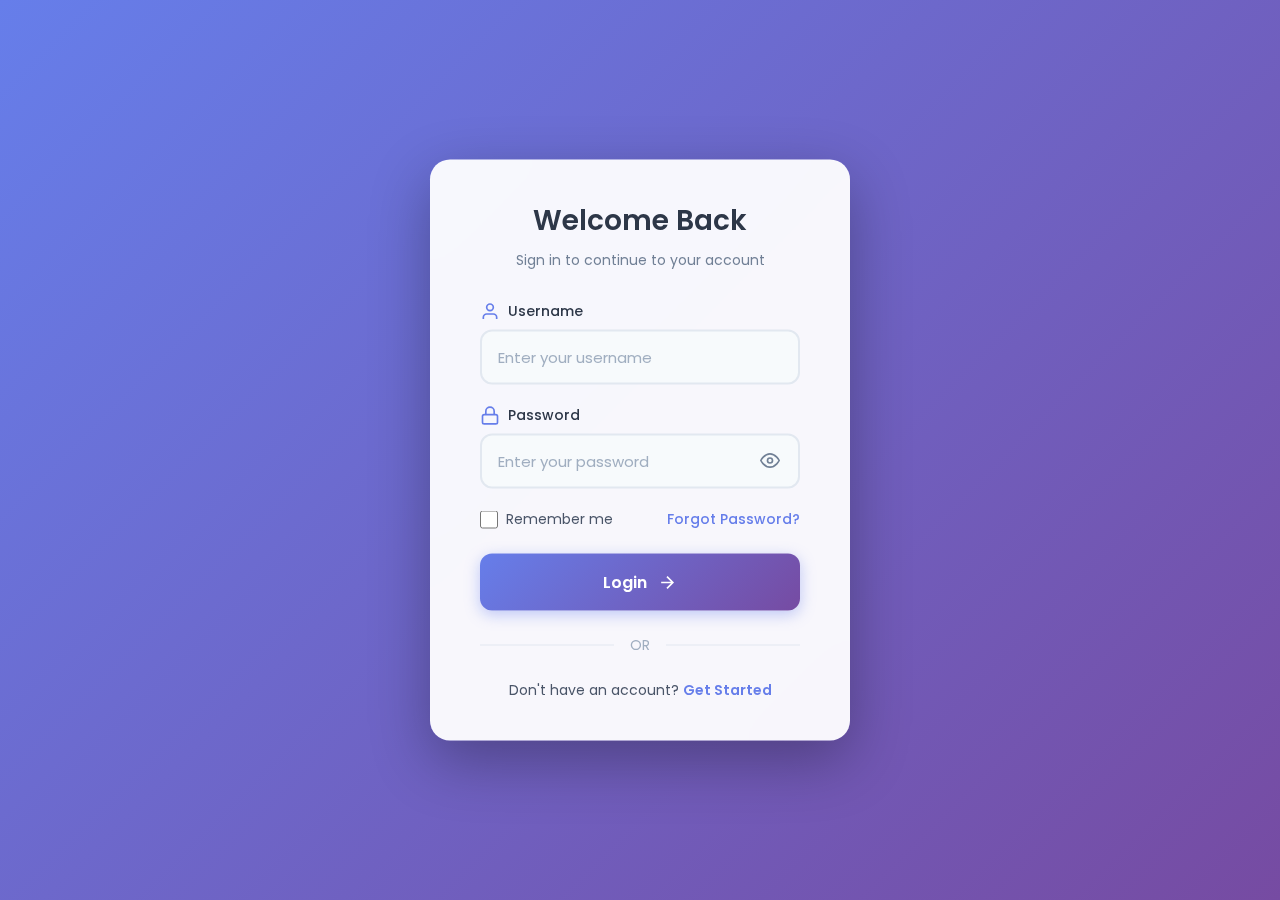
<file: index.html>
<!DOCTYPE html>
<html lang="en">
<head>
  <meta charset="UTF-8">
  <meta name="viewport" content="width=device-width, initial-scale=1.0">
  <title>Login Page</title>
  <link rel="preconnect" href="https://fonts.googleapis.com">
  <link rel="preconnect" href="https://fonts.gstatic.com" crossorigin>
  <link href="https://fonts.googleapis.com/css2?family=Poppins:wght@300;400;500;600;700&display=swap" rel="stylesheet">
  <link rel="stylesheet" href="style.css">
</head>
<body>
  <div class="background-overlay"></div>
  <div class="login-container">
    <div class="login-header">
      <h2>Welcome Back</h2>
      <p>Sign in to continue to your account</p>
    </div>
    <form id="login-form" action="#" method="post">
      <div class="input-group">
        <label for="username">
          <svg width="20" height="20" viewBox="0 0 24 24" fill="none" stroke="currentColor" stroke-width="2">
            <path d="M20 21v-2a4 4 0 0 0-4-4H8a4 4 0 0 0-4 4v2"></path>
            <circle cx="12" cy="7" r="4"></circle>
          </svg>
          Username
        </label>
        <input type="text" id="username" name="username" placeholder="Enter your username" required>
      </div>

      <div class="input-group">
        <label for="password">
          <svg width="20" height="20" viewBox="0 0 24 24" fill="none" stroke="currentColor" stroke-width="2">
            <rect x="3" y="11" width="18" height="11" rx="2" ry="2"></rect>
            <path d="M7 11V7a5 5 0 0 1 10 0v4"></path>
          </svg>
          Password
        </label>
        <input type="password" id="password" name="password" placeholder="Enter your password" required>
        <button type="button" class="toggle-password" id="toggle-password">
          <svg width="20" height="20" viewBox="0 0 24 24" fill="none" stroke="currentColor" stroke-width="2">
            <path d="M1 12s4-8 11-8 11 8 11 8-4 8-11 8-11-8-11-8z"></path>
            <circle cx="12" cy="12" r="3"></circle>
          </svg>
        </button>
      </div>

      <div class="form-options">
        <label class="remember-me">
          <input type="checkbox" id="remember-me">
          <span>Remember me</span>
        </label>
        <a href="#" class="forgot-password">Forgot Password?</a>
      </div>

      <button type="submit" class="submit-btn">
        <span>Login</span>
        <svg width="20" height="20" viewBox="0 0 24 24" fill="none" stroke="currentColor" stroke-width="2">
          <path d="M5 12h14M12 5l7 7-7 7"></path>
        </svg>
      </button>

      <div class="divider">
        <span>OR</span>
      </div>

      <p class="register-text">
        Don't have an account? <a href="tryindex.html">Get Started</a>
      </p>
    </form>
  </div>
  <script>
    // Toggle password visibility
    const togglePassword = document.getElementById('toggle-password');
    const passwordInput = document.getElementById('password');
    
    togglePassword.addEventListener('click', () => {
      const type = passwordInput.getAttribute('type') === 'password' ? 'text' : 'password';
      passwordInput.setAttribute('type', type);
      togglePassword.classList.toggle('active');
    });

    // Form submission
    document.getElementById('login-form').addEventListener('submit', (e) => {
      e.preventDefault();
      const username = document.getElementById('username').value;
      const password = document.getElementById('password').value;
      
      if (username && password) {
        // Simulate login success - redirect to expense tracker
        window.location.href = 'tryindex.html';
      }
    });
  </script>
</body>
</html>
</file>
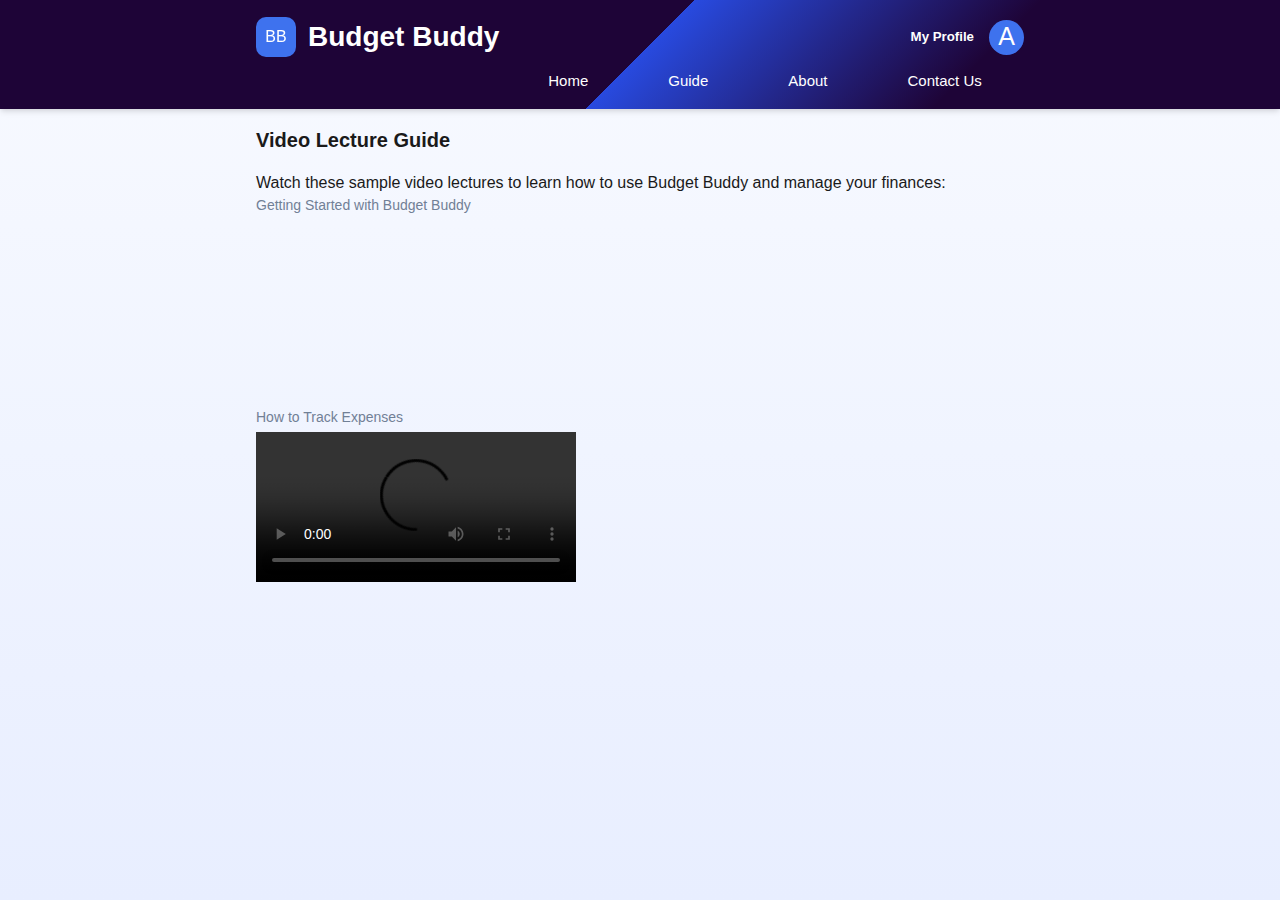
<file: guide.html>
<!DOCTYPE html>
<html lang="en">
<head>
  <meta charset="UTF-8" />
  <meta name="viewport" content="width=device-width, initial-scale=1.0" />
  <title>Guide - Budget Buddy</title>
  <link rel="stylesheet" href="trystyle.css" />
</head>
<body>
  <nav class="header">
    <div class="container">
      <div class="header-left">
        <div class="logo">BB</div>
        <h1>Budget Buddy</h1>
          <div class="prof">
            <h5>My Profile</h5>
            <div class="myprof">A</div>
          </div>
      </div>
      <div class="nav-links">
        <a href="home.html">Home</a>
        <a href="guide.html">Guide</a>
        <a href="home.html">About</a>
        <a href="contact.html">Contact Us</a>
      </div>
    </div>
  </nav>
  <main class="container">
    <h2>Video Lecture Guide</h2>
    <p>Watch these sample video lectures to learn how to use Budget Buddy and manage your finances:</p>
    <div class="video-samples">
      <div class="video-card">
        <h3>Getting Started with Budget Buddy</h3>
        <iframe width="320" height="180" src="https://www.youtube.com/embed/0laavBo25ew" title="Getting Started with Budget Buddy" frameborder="0" allow="accelerometer; autoplay; clipboard-write; encrypted-media; gyroscope; picture-in-picture; web-share" allowfullscreen></iframe>
      </div>
      <div class="video-card">
        <h3>How to Track Expenses</h3>
        <video controls width="320">
          <source src="https://www.w3schools.com/html/movie.mp4" type="video/mp4">
          Your browser does not support the video tag.
        </video>
      </div>
    </div>
  </main>
</body>
</html>
</file>
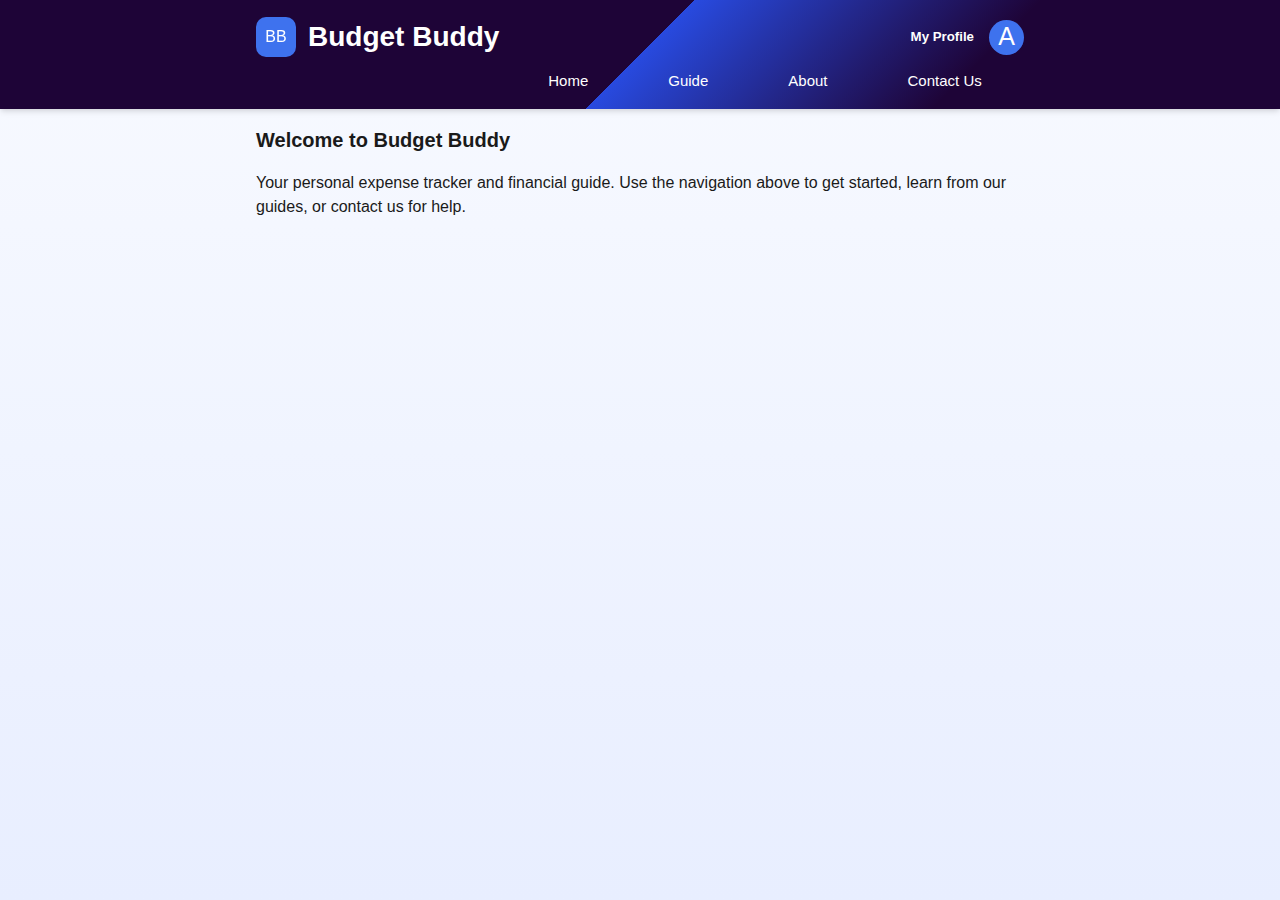
<file: home.html>
<!DOCTYPE html>
<html lang="en">
<head>
  <meta charset="UTF-8" />
  <meta name="viewport" content="width=device-width, initial-scale=1.0" />
  <title>Home - Budget Buddy</title>
  <link rel="stylesheet" href="trystyle.css" />
</head>
<body>
  <nav class="header">
    <div class="container">
      <div class="header-left">
        <div class="logo">BB</div>
        <h1>Budget Buddy</h1>
          <div class="prof">
            <h5>My Profile</h5>
            <div class="myprof">A</div>
          </div>
      </div>
      <div class="nav-links">
        <a href="tryindex.html">Home</a>
        <a href="guide.html">Guide</a>
        <a href="home.html">About</a>
        <a href="contact.html">Contact Us</a>
      </div>
    </div>
  </nav>
  <main class="container">
    <h2>Welcome to Budget Buddy</h2>
    <p>Your personal expense tracker and financial guide. Use the navigation above to get started, learn from our guides, or contact us for help.</p>
  </main>
</body>
</html>
</file>
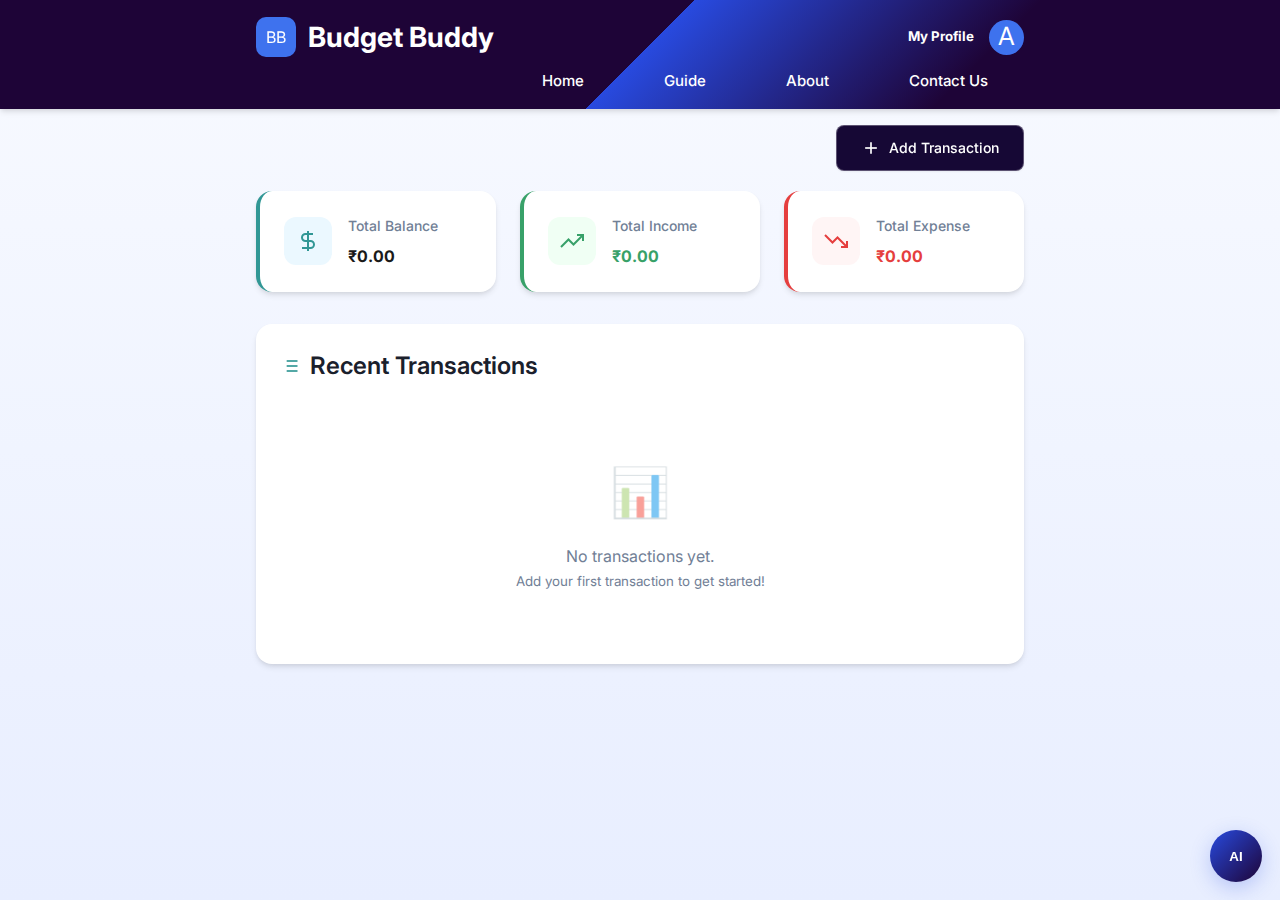
<file: tryindex.html>
<!DOCTYPE html>
<html lang="en">
  <head>
    <meta charset="UTF-8" />
    <meta name="viewport" content="width=device-width, initial-scale=1.0" />
    <title>Expense Tracker</title>
    <link rel="preconnect" href="https://fonts.googleapis.com" />
    <link rel="preconnect" href="https://fonts.gstatic.com" crossorigin />
    <link
      href="https://fonts.googleapis.com/css2?family=Inter:wght@400;500;600;700&display=swap"
      rel="stylesheet"
    />
    <link rel="stylesheet" href="trystyle.css" />
    <script src="new.js" defer></script>
  </head>
  <body>
    <nav class="header">
      <div class="container">
        <div class="header-left">
          <div class="logo">BB</div>
          <h1>Budget Buddy</h1>
          <div class="prof">
            <h5>My Profile</h5>
            <div class="myprof">A</div>
          </div>
        </div>
        <div class="nav-links">
          <a href="tryindex.html">Home</a>
          <a href="guide.html">Guide</a>
           <a href="home.html">About</a>
          <a href="contact.html">Contact Us</a>
        </div>
      </div>
    </nav>

    <main class="container">
      <!-- moved Add Transaction button into the page container so it stays aligned with content -->
      <div class="top-actions">
        <button id="add-transaction-btn" class="btn btn-primary">
          <svg width="20" height="20" viewBox="0 0 24 24" fill="none" stroke="currentColor" stroke-width="2">
            <line x1="12" y1="5" x2="12" y2="19"></line>
            <line x1="5" y1="12" x2="19" y2="12"></line>
          </svg>
          Add Transaction
        </button>
      </div>
      <section class="summary-cards">
        <div class="stat-card balance-card">
          <div class="stat-icon balance-icon">
            <svg width="24" height="24" viewBox="0 0 24 24" fill="none" stroke="currentColor" stroke-width="2">
              <path d="M12 2v20M17 5H9.5a3.5 3.5 0 0 0 0 7h5a3.5 3.5 0 0 1 0 7H6"></path>
            </svg>
          </div>
          <div class="stat-content">
            <h3>Total Balance</h3>
            <p id="total-balance">₹0.00</p>
          </div>
        </div>
        <div class="stat-card income-card">
          <div class="stat-icon income-icon">
            <svg width="24" height="24" viewBox="0 0 24 24" fill="none" stroke="currentColor" stroke-width="2">
              <polyline points="23 6 13.5 15.5 8.5 10.5 1 18"></polyline>
              <polyline points="17 6 23 6 23 12"></polyline>
            </svg>
          </div>
          <div class="stat-content">
            <h3>Total Income</h3>
            <p id="total-income" class="text-green">₹0.00</p>
          </div>
        </div>
        <div class="stat-card expense-card">
          <div class="stat-icon expense-icon">
            <svg width="24" height="24" viewBox="0 0 24 24" fill="none" stroke="currentColor" stroke-width="2">
              <polyline points="23 18 13.5 8.5 8.5 13.5 1 6"></polyline>
              <polyline points="17 18 23 18 23 12"></polyline>
            </svg>
          </div>
          <div class="stat-content">
            <h3>Total Expense</h3>
            <p id="total-expense" class="text-red">₹0.00</p>
          </div>
        </div>
      </section>

      <section class="transaction-list-container">
        <div class="section-header">
          <h2>
            <svg width="20" height="20" viewBox="0 0 24 24" fill="none" stroke="currentColor" stroke-width="2">
              <line x1="8" y1="6" x2="21" y2="6"></line>
              <line x1="8" y1="12" x2="21" y2="12"></line>
              <line x1="8" y1="18" x2="21" y2="18"></line>
              <line x1="3" y1="6" x2="3.01" y2="6"></line>
              <line x1="3" y1="12" x2="3.01" y2="12"></line>
              <line x1="3" y1="18" x2="3.01" y2="18"></line>
            </svg>
            Recent Transactions
          </h2>
          <button id="clear-all-btn" class="btn-clear" style="display: none;">
            Clear All
          </button>
        </div>
        <ul id="transaction-list">
        </ul>
      </section>
    </main>

    <div id="modal-backdrop" class="modal-backdrop hidden">
      <div id="modal" class="modal">
        <div class="modal-header">
          <h2>Add New Transaction</h2>
          <button id="close-modal-btn" class="close-btn">&times;</button>
        </div>
        <form id="transaction-form">
          <div class="form-control">
            <label for="text">
              <svg width="18" height="18" viewBox="0 0 24 24" fill="none" stroke="currentColor" stroke-width="2">
                <path d="M14 2H6a2 2 0 0 0-2 2v16a2 2 0 0 0 2 2h12a2 2 0 0 0 2-2V8z"></path>
                <polyline points="14 2 14 8 20 8"></polyline>
                <line x1="16" y1="13" x2="8" y2="13"></line>
                <line x1="16" y1="17" x2="8" y2="17"></line>
                <polyline points="10 9 9 9 8 9"></polyline>
              </svg>
              Description
            </label>
            <input
              type="text"
              id="text"
              placeholder="e.g., Coffee, Salary, Groceries"
              required
            />
          </div>
          <div class="form-control">
            <label for="amount">
              <svg width="18" height="18" viewBox="0 0 24 24" fill="none" stroke="currentColor" stroke-width="2">
                <line x1="12" y1="1" x2="12" y2="23"></line>
                <path d="M17 5H9.5a3.5 3.5 0 0 0 0 7h5a3.5 3.5 0 0 1 0 7H6"></path>
              </svg>
              Amount
            </label>
            <input
              type="number"
              id="amount"
              placeholder="0.00"
              step="0.01"
              min="0.01"
              required
            />
          </div>
          <div class="form-buttons">
            <button id="add-expense-btn" type="submit" class="btn btn-danger">
              <svg width="18" height="18" viewBox="0 0 24 24" fill="none" stroke="currentColor" stroke-width="2">
                <polyline points="23 18 13.5 8.5 8.5 13.5 1 6"></polyline>
                <polyline points="17 18 23 18 23 12"></polyline>
              </svg>
              Add Expense
            </button>
            <button id="add-income-btn" type="submit" class="btn btn-success">
              <svg width="18" height="18" viewBox="0 0 24 24" fill="none" stroke="currentColor" stroke-width="2">
                <polyline points="23 6 13.5 15.5 8.5 10.5 1 18"></polyline>
                <polyline points="17 6 23 6 23 12"></polyline>
              </svg>
              Add Income
            </button>
          </div>
        </form>
      </div>
    </div>
  </body>
</html>

<!-- AI assistant button + popup -->
<button id="ai-btn" class="ai-btn" aria-label="Open AI assistant">AI</button>
<div id="ai-popup" class="ai-popup" role="dialog" aria-hidden="true">
  <div class="ai-popup-inner">
    <div class="ai-popup-header">
      <strong>AI Assistant</strong>
      <button id="close-ai-btn" class="close-ai" aria-label="Close">×</button>
    </div>
    <div class="ai-popup-body">
      <p>Hello — I'm your AI assistant. I can help with budgeting tips, summarize transactions, or suggest categories..</p>
    </div>
  </div>
</div>
</file>
<file: trystyle.css>
/* --- Root Variables (Design System) --- */
:root {
  --bg-gray-100: #f7fafc;
  --bg-white: #ffffff;
  --text-gray-900: #1a202c;
  --text-gray-700: #4a5568;
  --text-gray-500: #718096;
  --teal-600: #319795;
  --teal-700: #2c7a7b;
  --green-600: #38a169;
  --green-50: #f0fff4;
  --red-600: #e53e3e;
  --red-50: #fff5f5;
  --blue-50: #ebf8ff;
  --border-gray-300: #e2e8f0;
  --shadow-sm: 0 1px 2px 0 rgba(0, 0, 0, 0.05);
  --shadow-md: 0 4px 6px -1px rgba(0, 0, 0, 0.1),
    0 2px 4px -1px rgba(0, 0, 0, 0.06);
  --shadow-lg: 0 10px 15px -3px rgba(0, 0, 0, 0.1),
    0 4px 6px -2px rgba(0, 0, 0, 0.05);
  --border-radius: 0.5rem; /* 8px */
  --border-radius-lg: 1rem; /* 16px */
}

/* --- General Styles --- */
* {
  margin: 0;
  padding: 0;
  box-sizing: border-box;
}

body {
  font-family: "Inter", sans-serif;
  background: linear-gradient(180deg, #f8faff 0%, #e8eeff 100%);
  background-attachment: fixed;
  color: #1a1a1a;
  line-height: 1.5;
  min-height: 100vh;
}

.container {
  max-width: 800px;
  margin: 0 auto;
  padding: 0 1rem;
}

/* Top actions inside the main container (e.g. Add Transaction moved here) */
.top-actions {
  display: flex;
  justify-content: flex-end;
  margin-bottom: 1.25rem;
}

/* AI floating button + popup */
.ai-btn {
  position: fixed;
  right: 18px;
  bottom: 18px;
  width: 52px;
  height: 52px;
  border-radius: 50%;
  background: linear-gradient(135deg,#284adf,#1e0437);
  color: #fff;
  border: none;
  display: flex;
  align-items: center;
  justify-content: center;
  font-weight: 700;
  cursor: pointer;
  box-shadow: 0 6px 20px rgba(40,74,223,0.25);
  z-index: 1200;
}

.ai-popup {
  position: fixed;
  right: 18px;
  bottom: 86px;
  width: 320px;
  max-width: calc(100% - 40px);
  background: var(--bg-white);
  border-radius: 12px;
  box-shadow: var(--shadow-lg);
  z-index: 1210;
  display: none; /* toggled by JS */
}

.ai-popup-inner {
  padding: 12px 14px;
}

.ai-popup-header {
  display: flex;
  align-items: center;
  justify-content: space-between;
  gap: 8px;
  border-bottom: 1px solid var(--border-gray-300);
  padding-bottom: 8px;
  margin-bottom: 8px;
}

.ai-popup-body {
  font-size: 0.95rem;
  color: var(--text-gray-700);
}

.ai-popup.show {
  display: block;
}

.close-ai {
  background: none;
  border: none;
  font-size: 20px;
  line-height: 1;
  cursor: pointer;
}

h1 {
  font-size: 1.5rem; /* 24px */
  font-weight: 600;
}
h2 {
  font-size: 1.25rem; /* 20px */
  font-weight: 600;
  margin-bottom: 1rem;
}
h3 {
  font-size: 0.875rem; /* 14px */
  font-weight: 500;
  color: var(--text-gray-500);
  margin-bottom: 0.25rem;
}

/* --- Header --- */
.header {
  background: linear-gradient(135deg,#1e0437 50%, #284adf 10%, #1e0437 75%);
  box-shadow: var(--shadow-md);
  padding: 1rem 0;
  margin-bottom: 1rem;
  color: white;
}
/* @media (max-width: 768px) {
  .header .container {
    flex-direction: column;
    gap: 1rem;
    align-items: flex-start;
  }
  /* ... */
 */

.header .container {
  display: flex;
  flex-direction: row;
  justify-content: space-between;
  align-items: center;
  flex-wrap: nowrap;
}

.header-left {
  display: flex;
  align-items: center;
  gap: 12px;
  /* take available space so the right-side button stays pinned */
  flex: 1;
}

.nav-links {
  display: flex;
  gap: 5rem;
  align-items: center;
  justify-content: center;
  flex-grow: 1;
  margin-top: 0.75rem;
  margin-left: 250px;  /* Add space above nav links */
}
.nav-links a {
  color: #fff;
  text-decoration: none;
  font-weight: 500;
  font-size: 15px;
  transition: color 0.2s;
}
.nav-links a:hover {
  color: #ffd700;
}

.logo {
  width: 40px;
  height: 40px;
  background: rgba(63, 116, 241, 0.984);
  border-radius: 10px;
  display: flex;
  align-items: center;
  justify-content: center;
  backdrop-filter: blur(10px);
}
.prof{
  /* remove fixed pixel margin that pushed the header contents and caused the button to shift
     use auto margin to push the profile to the far right within the left group */
  margin-left: auto;
  display: flex;
  align-items: center;
  gap: 15px;
}
.myprof{
    background-color: rgba(63, 116, 241, 0.984);;
    height: 35px;
    width: 35px;
    border-radius: 50%;
    color: rgb(255, 255, 255);
    font-style:normal;
    font-size: 25px;
    display: flex;
    justify-content: center;
    align-items: center;
   
}

.header h1 {
  color: white;
  font-size: 1.75rem;
  font-weight: 700;
}

/* --- Buttons --- */
.btn {
  font-family: "Inter", sans-serif;
  font-size: 0.875rem;
  font-weight: 500;
  padding: 0.75rem 1.5rem;
  border: none;
  border-radius: 0.5rem;
  cursor: pointer;
  transition: all 0.3s ease;
  display: flex;
  align-items: center;
  gap: 8px;
  box-shadow: var(--shadow-sm);
}

.btn-primary {
  background-color: rgb(22, 8, 53);
  color: white;
  backdrop-filter: blur(10px);
  border: 1px solid rgba(255, 255, 255, 0.3);
}

.btn-primary:hover {
  background-color: rgb(26, 96, 208);
  transform: translateY(-2px);
  box-shadow: var(--shadow-md);
}

.btn-danger {
  background-color: var(--red-600);
  color: white;
}

.btn-danger:hover {
  background-color: #c53030;
  transform: translateY(-2px);
  box-shadow: var(--shadow-md);
}

.btn-success {
  background-color: var(--green-600);
  color: white;
}

.btn-success:hover {
  background-color: #e2e2e2;
  transform: translateY(-2px);
  box-shadow: var(--shadow-md);
}

.btn-clear {
  font-family: "Inter", sans-serif;
  font-size: 0.875rem;
  font-weight: 500;
  padding: 0.5rem 1rem;
  border: 1px solid var(--border-gray-300);
  border-radius: 0.5rem;
  background: var(--bg-white);
  color: var(--text-gray-700);
  cursor: pointer;
  transition: all 0.3s ease;
}

.btn-clear:hover {
  background: var(--red-50);
  color: var(--red-600);
  border-color: var(--red-600);
}

/* --- Summary Cards --- */
.summary-cards {
  display: grid;
  grid-template-columns: repeat(auto-fit, minmax(220px, 1fr));
  gap: 1.5rem;
  margin-bottom: 2rem;
}

.stat-card {
  background-color: var(--bg-white);
  padding: 1.5rem;
  border-radius: var(--border-radius-lg);
  box-shadow: var(--shadow-md);
  display: flex;
  align-items: center;
  gap: 1rem;
  transition: all 0.3s ease;
  border-left: 4px solid transparent;
}

.stat-card:hover {
  transform: translateY(-4px);
  box-shadow: var(--shadow-lg);
}

.stat-card.balance-card {
  border-left-color: var(--teal-600);
}

.stat-card.income-card {
  border-left-color: var(--green-600);
}

.stat-card.expense-card {
  border-left-color: var(--red-600);
}

.stat-icon {
  width: 48px;
  height: 48px;
  border-radius: 12px;
  display: flex;
  align-items: center;
  justify-content: center;
  flex-shrink: 0;
}

.balance-icon {
  background: var(--blue-50);
  color: var(--teal-600);
}

.income-icon {
  background: var(--green-50);
  color: var(--green-600);
}

.expense-icon {
  background: var(--red-50);
  color: var(--red-600);
}

.stat-content {
  flex: 1;
}

.stat-content h3 {
  font-size: 0.875rem;
  font-weight: 500;
  color: var(--text-gray-500);
  margin-bottom: 0.5rem;
}

.stat-card p {
  font-size: 1rem;
  font-weight: 700;
  margin: 0;
}

.text-green {
  color: var(--green-600);
}

.text-red {
  color: var(--red-600);
}

/* --- Transaction List --- */
.transaction-list-container {
  background-color: var(--bg-white);
  padding: 1.5rem;
  border-radius: var(--border-radius-lg);
  box-shadow: var(--shadow-md);
}

.section-header {
  display: flex;
  justify-content: space-between;
  align-items: center;
  margin-bottom: 1.5rem;
}

.section-header h2 {
  display: flex;
  align-items: center;
  gap: 10px;
  margin: 0;
  font-size: 1.5rem;
  color: var(--text-gray-900);
}

.section-header h2 svg {
  color: var(--teal-600);
}

#transaction-list {
  list-style: none;
  display: flex;
  flex-direction: column;
  gap: 0.75rem;
}

/* --- Modal --- */
.modal-backdrop {
  position: fixed;
  top: 0;
  left: 0;
  width: 100%;
  height: 100%;
  background-color: rgba(0, 0, 0, 0.6);
  backdrop-filter: blur(4px);
  display: flex;
  justify-content: center;
  align-items: center;
  z-index: 1000;
  opacity: 1;
  transition: opacity 0.3s ease;
}

.modal-backdrop.hidden {
  opacity: 0;
  pointer-events: none;
}

.modal {
  background-color: var(--bg-white);
  padding: 2rem;
  border-radius: var(--border-radius-lg);
  box-shadow: var(--shadow-lg);
  width: 90%;
  max-width: 450px;
  animation: modalSlideIn 0.3s ease-out;
  transform-origin: center;
}

/* @keyframes modalSlideIn {
  from {
    opacity: 0;
    transform: scale(0.9) translateY(-20px);
  }
  to {
    opacity: 1;
    transform: scale(1) translateY(0);
  }
} */

.modal-header {
  display: flex;
  justify-content: space-between;
  align-items: center;
  margin-bottom: 1.5rem;
  padding-bottom: 1rem;
  border-bottom: 2px solid var(--border-gray-300);
}

.modal-header h2 {
  margin: 0;
  font-size: 1.5rem;
  color: var(--text-gray-900);
}

.close-btn {
  font-size: 2rem;
  font-weight: bold;
  color: var(--text-gray-500);
  background: none;
  border: none;
  cursor: pointer;
  width: 32px;
  height: 32px;
  display: flex;
  align-items: center;
  justify-content: center;
  border-radius: 50%;
  transition: all 0.3s ease;
  line-height: 1;
}

.close-btn:hover {
  background: var(--bg-gray-100);
  color: var(--text-gray-900);
}

/* --- Form --- */
.form-control {
  margin-bottom: 1.5rem;
}

.form-control label {
  display: flex;
  align-items: center;
  gap: 8px;
  font-weight: 500;
  margin-bottom: 0.5rem;
  color: var(--text-gray-700);
  font-size: 0.9375rem;
}

.form-control label svg {
  color: var(--teal-600);
}

.form-control input {
  width: 100%;
  padding: 0.875rem 1rem;
  border: 2px solid var(--border-gray-300);
  border-radius: 0.5rem;
  font-family: "Inter", sans-serif;
  font-size: 1rem;
  transition: all 0.3s ease;
  background: var(--bg-gray-100);
}

.form-control input:focus {
  outline: none;
  border-color: var(--teal-600);
  background: white;
  box-shadow: 0 0 0 4px rgba(49, 151, 149, 0.1);
}

.form-control input::placeholder {
  color: var(--text-gray-500);
}

.form-buttons {
  display: grid;
  grid-template-columns: 1fr 1fr;
  gap: 1rem;
  margin-top: 2rem;
}

.form-buttons .btn {
  width: 100%;
  padding: 1rem;
  font-size: 0.9375rem;
  justify-content: center;
}

/* --- Transaction Items --- */
.transaction-item {
  display: flex;
  justify-content: space-between;
  align-items: center;
  padding: 1rem;
  border: 2px solid var(--border-gray-300);
  border-radius: 0.75rem;
  background: var(--bg-gray-100);
  transition: all 0.3s ease;
  animation: slideIn 0.3s ease-out;
}

/* @keyframes slideIn {
  from {
    opacity: 0;
    transform: translateX(-20px);
  }
  to {
    opacity: 1;
    transform: translateX(0);
  }
} */

.transaction-item:hover {
  border-color: var(--teal-600);
  background: white;
  box-shadow: var(--shadow-sm);
  transform: translateX(4px);
}

.transaction-item span:first-child {
  font-weight: 500;
  color: var(--text-gray-900);
  font-size: 1rem;
}

.transaction-details {
  display: flex;
  align-items: center;
  gap: 1rem;
}

.transaction-details span {
  font-weight: 600;
  font-size: 1.125rem;
  min-width: 100px;
  text-align: right;
}

.delete-btn {
  background-color: var(--red-600);
  color: white;
  border: none;
  border-radius: 50%;
  width: 32px;
  height: 32px;
  font-size: 1.25rem;
  font-weight: bold;
  line-height: 1;
  text-align: center;
  cursor: pointer;
  opacity: 0.8;
  transition: all 0.3s ease;
  display: flex;
  align-items: center;
  justify-content: center;
  flex-shrink: 0;
}

.delete-btn:hover {
  opacity: 1;
  background-color: #c53030;
  transform: scale(1.1);
  box-shadow: 0 2px 8px rgba(229, 62, 62, 0.4);
}

.placeholder {
  text-align: center;
  color: var(--text-gray-500);
  padding: 3rem 1rem;
  font-size: 1rem;
}

.placeholder::before {
  content: "📊";
  display: block;
  font-size: 3rem;
  margin-bottom: 1rem;
  opacity: 0.5;
}

/*sponsive Design*/
  @media (max-width: 768px) {
  .summary-cards {
    grid-template-columns: 1fr;
  } 

  .header .container {
    flex-direction: row;
    gap: 1rem;
    align-items: center;
    flex-wrap: wrap;
  }

  .header-left {
    width: auto;
  }

  .nav-links {
    flex-direction: row;
    width: auto;
    justify-content: flex-end;
  }

  .btn-primary {
    width: 100%;
    justify-content: center;
  }

  .form-buttons {
    grid-template-columns: 1fr;
  }

  .transaction-item {
    flex-direction: column;
    align-items: flex-start;
    gap: 0.75rem;
  }

  .transaction-details {
    width: 100%;
    justify-content: space-between;
  }
}
</file>
<file: style.css>
/* Reset and Base Styles */
* {
  margin: 0;
  padding: 0;
  box-sizing: border-box;
}

body, html {
  margin: 0;
  padding: 0;
  min-height: 100vh;
  font-family: 'Poppins', sans-serif;
  overflow-x: hidden;
  overflow-y: auto;
}

/* Animated Background */
.background-overlay {
  position: fixed;
  top: 0;
  left: 0;
  width: 100%;
  height: 100%;
  background: linear-gradient(135deg, #667eea 0%, #764ba2 25%, #f093fb 50%, #4facfe 75%, #00f2fe 100%);
  background-size: 400% 400%;
  animation: gradientShift 15s ease infinite;
  z-index: -1;
}

@keyframes gradientShift {
  0% { background-position: 0% 50%; }
  50% { background-position: 100% 50%; }
  100% { background-position: 0% 50%; }
}

.background-overlay::before {
  content: '';
  position: absolute;
  top: 0;
  left: 0;
  width: 100%;
  height: 100%;
  background: url('https://img.freepik.com/premium-photo/background-money_196038-562.jpg?w=2000') center/cover;
  opacity: 0.3;
  mix-blend-mode: overlay;
}

/* Login Container */
.login-container {
  position: absolute;
  top: 50%;
  left: 50%;
  transform: translate(-50%, -50%);
  background: rgba(255, 255, 255, 0.95);
  backdrop-filter: blur(20px);
  padding: 40px 50px;
  border-radius: 20px;
  box-shadow: 0 20px 60px rgba(0, 0, 0, 0.3);
  width: 100%;
  max-width: 420px;
  animation: slideUp 0.6s ease-out;
}

@keyframes slideUp {
  from {
    opacity: 0;
    transform: translate(-50%, -40%);
  }
  to {
    opacity: 1;
    transform: translate(-50%, -50%);
  }
}

.login-header {
  text-align: center;
  margin-bottom: 30px;
}

.login-header h2 {
  font-size: 28px;
  font-weight: 600;
  color: #2d3748;
  margin-bottom: 8px;
}

.login-header p {
  font-size: 14px;
  color: #718096;
  font-weight: 400;
}

/* Input Groups */
.input-group {
  margin-bottom: 20px;
  position: relative;
}

.input-group label {
  display: flex;
  align-items: center;
  gap: 8px;
  font-weight: 500;
  margin-bottom: 8px;
  color: #2d3748;
  font-size: 14px;
}

.input-group label svg {
  color: #667eea;
}

.input-group input {
  width: 100%;
  padding: 14px 16px;
  border: 2px solid #e2e8f0;
  border-radius: 12px;
  font-size: 15px;
  font-family: 'Poppins', sans-serif;
  transition: all 0.3s ease;
  background: #f7fafc;
}

.input-group input:focus {
  outline: none;
  border-color: #667eea;
  background: white;
  box-shadow: 0 0 0 4px rgba(102, 126, 234, 0.1);
}

.input-group input::placeholder {
  color: #a0aec0;
}

/* Password Toggle */
.toggle-password {
  position: absolute;
  right: 12px;
  top: 38px;
  background: none;
  border: none;
  cursor: pointer;
  color: #718096;
  padding: 8px;
  display: flex;
  align-items: center;
  justify-content: center;
  border-radius: 8px;
  transition: all 0.3s ease;
}

.toggle-password:hover {
  background: #edf2f7;
  color: #667eea;
}

/* Form Options */
.form-options {
  display: flex;
  justify-content: space-between;
  align-items: center;
  margin-bottom: 24px;
  font-size: 14px;
}

.remember-me {
  display: flex;
  align-items: center;
  gap: 8px;
  cursor: pointer;
  color: #4a5568;
}

.remember-me input[type="checkbox"] {
  width: 18px;
  height: 18px;
  cursor: pointer;
  accent-color: #667eea;
}

.forgot-password {
  color: #667eea;
  text-decoration: none;
  font-weight: 500;
  transition: color 0.3s ease;
}

.forgot-password:hover {
  color: #764ba2;
  text-decoration: underline;
}

/* Submit Button */
.submit-btn {
  width: 100%;
  background: linear-gradient(135deg, #667eea 0%, #764ba2 100%);
  color: white;
  border: none;
  padding: 16px;
  border-radius: 12px;
  font-size: 16px;
  font-weight: 600;
  cursor: pointer;
  display: flex;
  align-items: center;
  justify-content: center;
  gap: 10px;
  transition: all 0.3s ease;
  font-family: 'Poppins', sans-serif;
  box-shadow: 0 4px 15px rgba(102, 126, 234, 0.4);
}

.submit-btn:hover {
  transform: translateY(-2px);
  box-shadow: 0 6px 20px rgba(102, 126, 234, 0.5);
}

.submit-btn:active {
  transform: translateY(0);
}

.submit-btn svg {
  transition: transform 0.3s ease;
}

.submit-btn:hover svg {
  transform: translateX(4px);
}

/* Divider */
.divider {
  display: flex;
  align-items: center;
  text-align: center;
  margin: 24px 0;
  color: #a0aec0;
  font-size: 14px;
}

.divider::before,
.divider::after {
  content: '';
  flex: 1;
  border-bottom: 1px solid #e2e8f0;
}

.divider span {
  padding: 0 16px;
}

/* Register Text */
.register-text {
  text-align: center;
  margin-top: 24px;
  font-size: 14px;
  color: #4a5568;
}

.register-text a {
  color: #667eea;
  text-decoration: none;
  font-weight: 600;
  transition: color 0.3s ease;
}

.register-text a:hover {
  color: #764ba2;
  text-decoration: underline;
}

/* Responsive Design */
@media (max-width: 768px) {
  .login-container {
    padding: 35px 30px;
    max-width: calc(100% - 40px);
    margin: 20px;
  }

  .login-header h2 {
    font-size: 24px;
  }

  .login-header p {
    font-size: 13px;
  }

  .input-group label {
    font-size: 13px;
  }

  .input-group input {
    padding: 12px 14px;
    font-size: 14px;
  }

  .form-options {
    flex-direction: column;
    align-items: flex-start;
    gap: 12px;
  }

  .forgot-password {
    align-self: flex-end;
  }

  .submit-btn {
    padding: 14px;
    font-size: 15px;
  }
}

@media (max-width: 480px) {
  .login-container {
    padding: 30px 20px;
    max-width: calc(100% - 32px);
    margin: 16px;
    border-radius: 16px;
  }

  .login-header {
    margin-bottom: 24px;
  }

  .login-header h2 {
    font-size: 22px;
    margin-bottom: 6px;
  }

  .login-header p {
    font-size: 12px;
  }

  .input-group {
    margin-bottom: 16px;
  }

  .input-group label {
    font-size: 12px;
    margin-bottom: 6px;
  }

  .input-group label svg {
    width: 18px;
    height: 18px;
  }

  .input-group input {
    padding: 12px;
    font-size: 14px;
    border-radius: 10px;
  }

  .toggle-password {
    right: 10px;
    top: 36px;
    padding: 6px;
  }

  .toggle-password svg {
    width: 18px;
    height: 18px;
  }

  .form-options {
    margin-bottom: 20px;
    font-size: 12px;
  }

  .submit-btn {
    padding: 12px;
    font-size: 14px;
    border-radius: 10px;
  }

  .submit-btn svg {
    width: 18px;
    height: 18px;
  }

  .divider {
    margin: 20px 0;
    font-size: 12px;
  }

  .register-text {
    font-size: 12px;
    margin-top: 20px;
  }
}

@media (max-width: 360px) {
  .login-container {
    padding: 24px 16px;
    max-width: calc(100% - 24px);
    margin: 12px;
  }

  .login-header h2 {
    font-size: 20px;
  }
}
</file>
